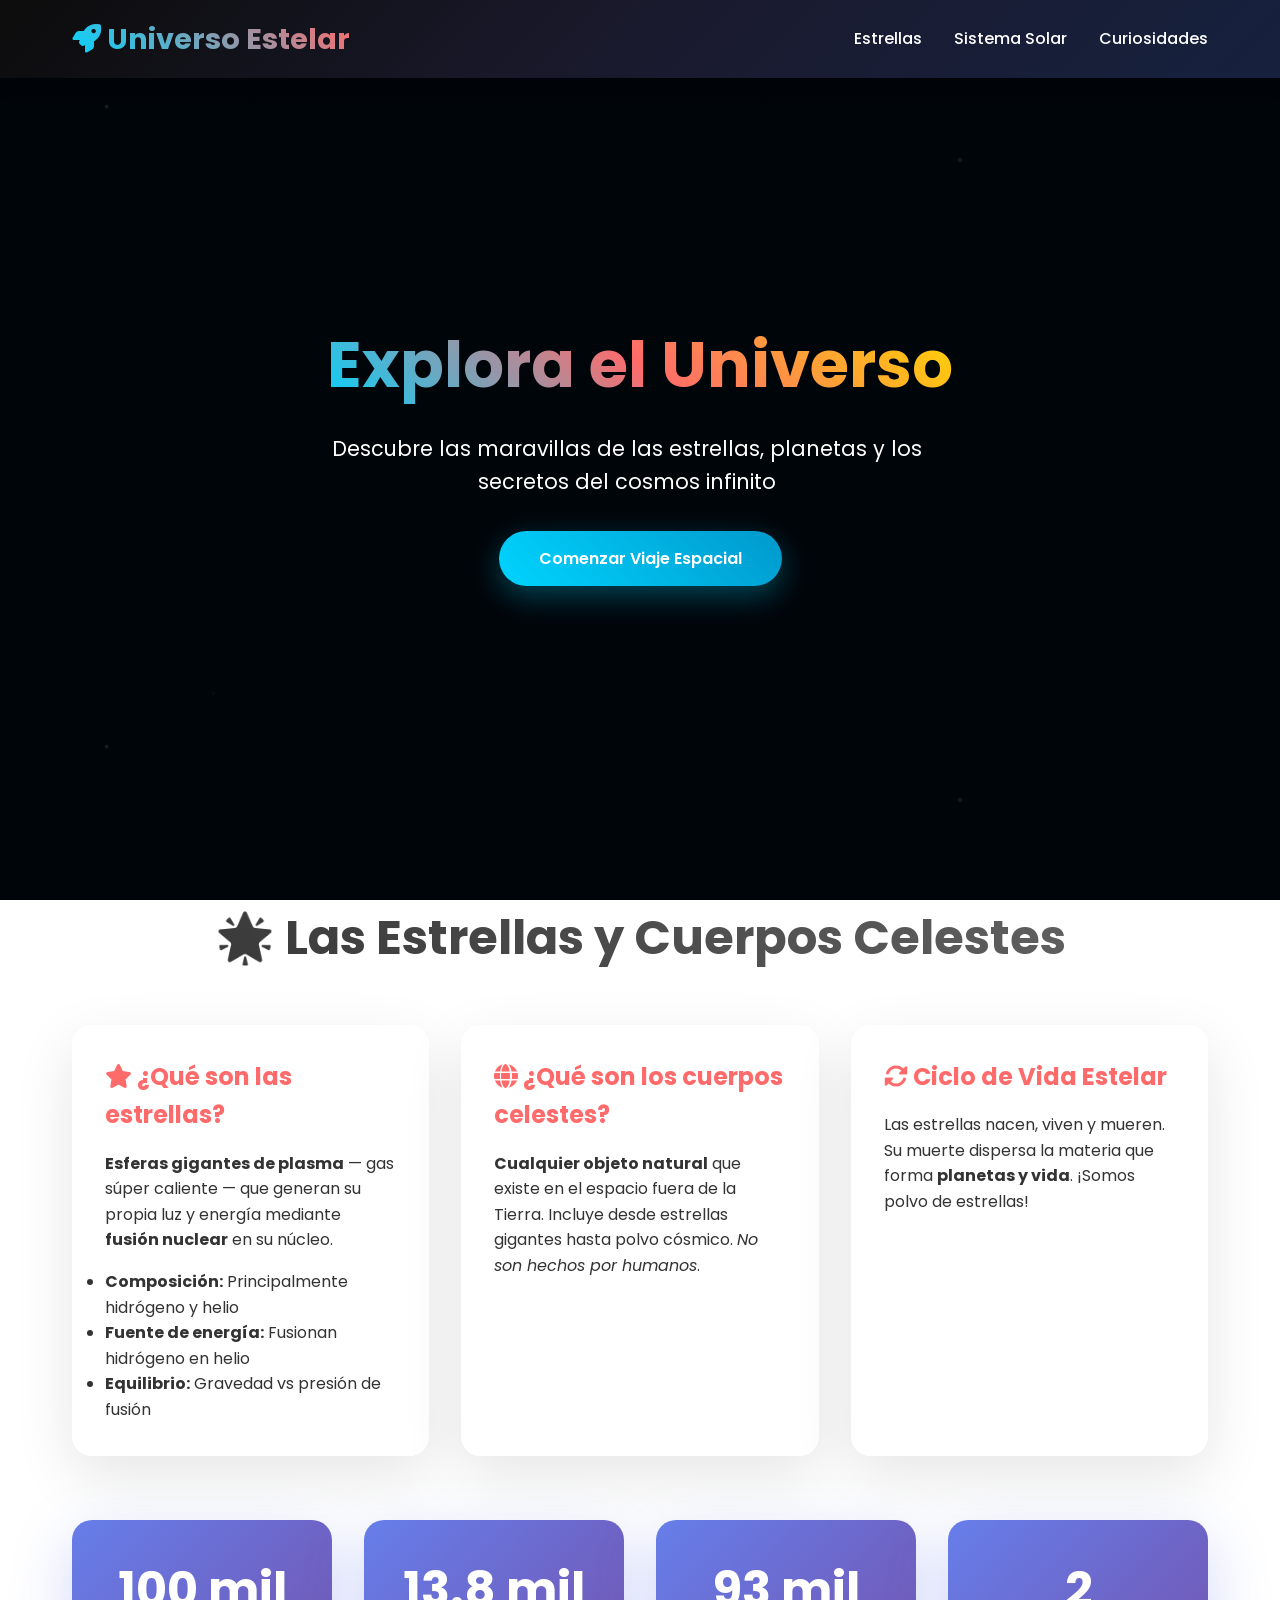
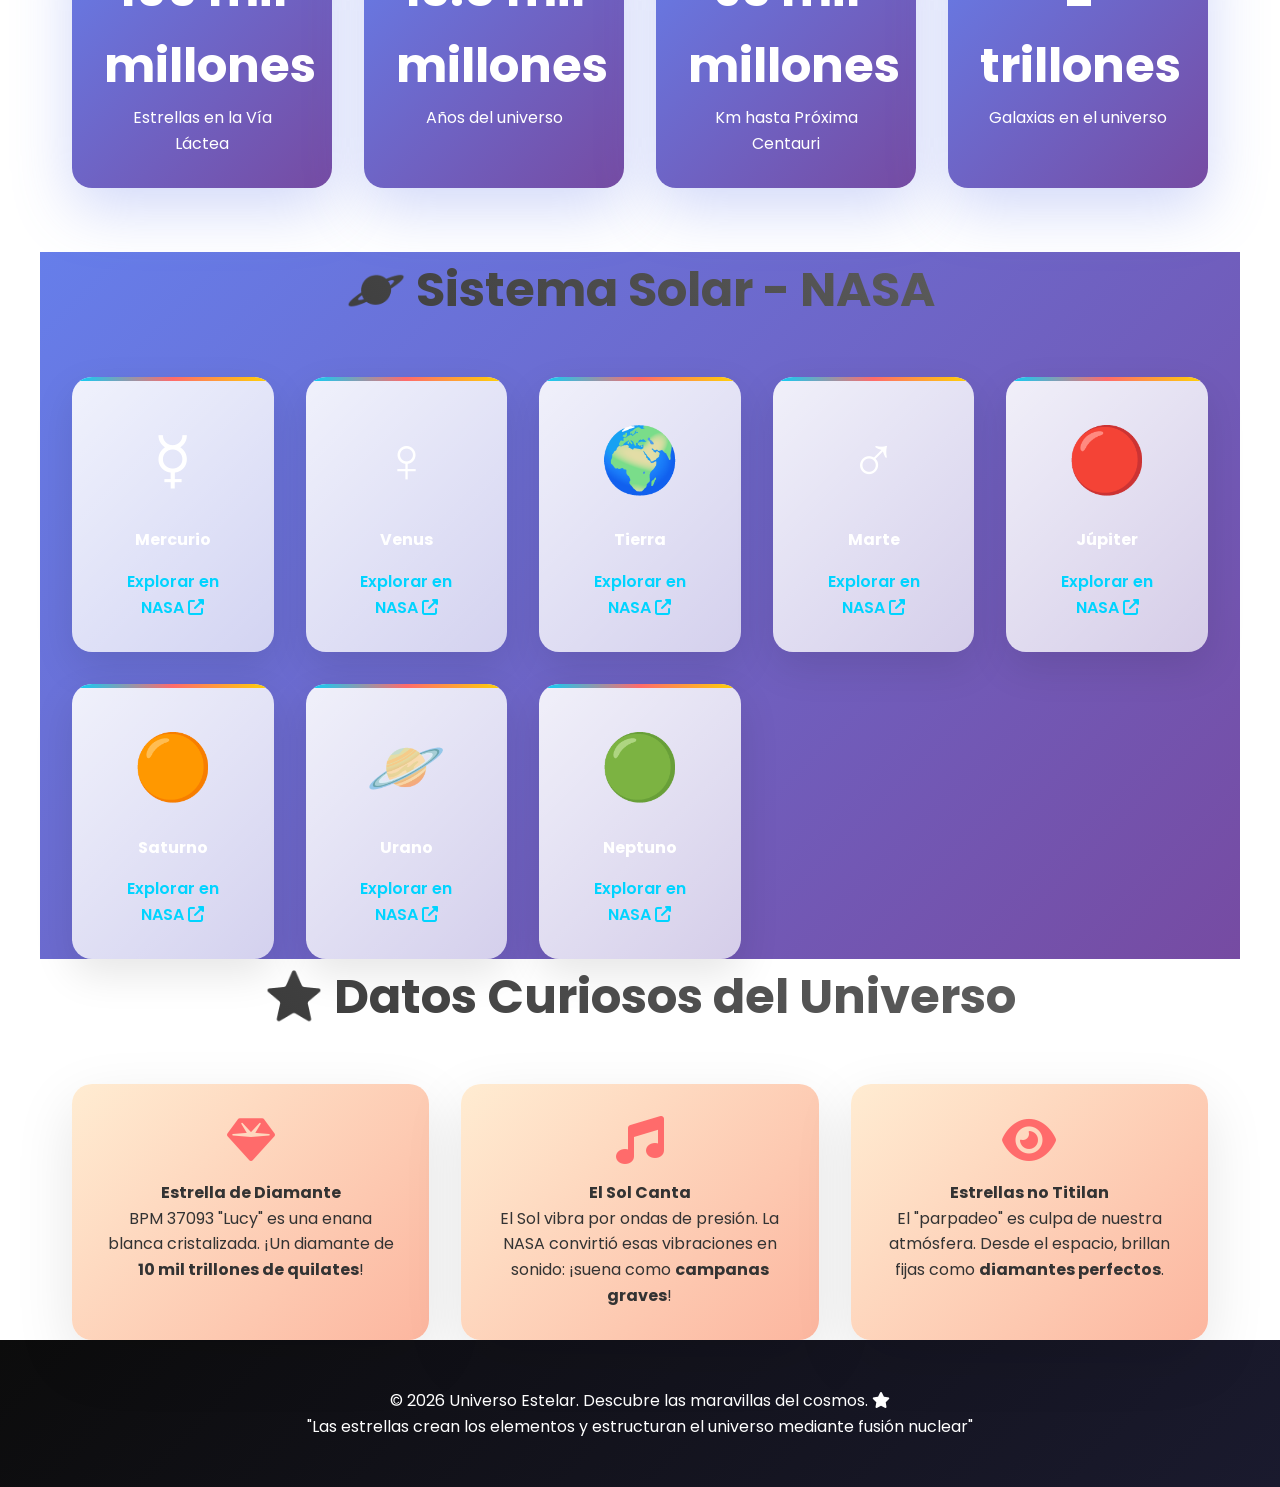
<file: index.html>
﻿<!DOCTYPE html>
<html lang="es">
<head>
    <meta charset="UTF-8">
    <meta name="viewport" content="width=device-width, initial-scale=1.0">
    <title>Universo Estelar - Sistema Solar y Estrellas</title>
    <link href="https://fonts.googleapis.com/css2?family=Poppins:wght@300;400;600;700&display=swap" rel="stylesheet">
    <link rel="stylesheet" href="https://cdnjs.cloudflare.com/ajax/libs/font-awesome/6.4.0/css/all.min.css">
    <link rel="stylesheet" href="assets/css/styles.css">
</head>
<body>
    <!-- Header -->
    <header>
        <nav>
            <div class="logo">
                <i class="fas fa-rocket"></i> Universo Estelar
            </div>
            <ul class="nav-links">
                <li><a href="#estrellas">Estrellas</a></li>
                <li><a href="#sistema-solar">Sistema Solar</a></li>
                <li><a href="#curiosidades">Curiosidades</a></li>
            </ul>
        </nav>
    </header>

    <!-- Hero Section -->
    <section class="hero" id="inicio">
        <div class="hero-content fade-in">
            <h1>Explora el Universo</h1>
            <p>Descubre las maravillas de las estrellas, planetas y los secretos del cosmos infinito</p>
            <a href="#estrellas" class="cta-button">Comenzar Viaje Espacial</a>
        </div>
    </section>

    <!-- Estrellas Section -->
    <section id="estrellas" class="container">
        <h2 class="fade-in">🌟 Las Estrellas y Cuerpos Celestes</h2>
        <div class="stars-grid">
            <div class="star-card fade-in">
                <h3><i class="fas fa-star"></i> ¿Qué son las estrellas?</h3>
                <p><strong>Esferas gigantes de plasma</strong> — gas súper caliente — que generan su propia luz y energía mediante <strong>fusión nuclear</strong> en su núcleo.</p>
                <ul class="star-details">
                    <li><strong>Composición:</strong> Principalmente hidrógeno y helio</li>
                    <li><strong>Fuente de energía:</strong> Fusionan hidrógeno en helio</li>
                    <li><strong>Equilibrio:</strong> Gravedad vs presión de fusión</li>
                </ul>
            </div>
            <div class="star-card fade-in">
                <h3><i class="fas fa-globe"></i> ¿Qué son los cuerpos celestes?</h3>
                <p><strong>Cualquier objeto natural</strong> que existe en el espacio fuera de la Tierra. Incluye desde estrellas gigantes hasta polvo cósmico. <em>No son hechos por humanos</em>.</p>
            </div>
            <div class="star-card fade-in">
                <h3><i class="fas fa-sync-alt"></i> Ciclo de Vida Estelar</h3>
                <p>Las estrellas nacen, viven y mueren. Su muerte dispersa la materia que forma <strong>planetas y vida</strong>. ¡Somos polvo de estrellas!</p>
            </div>
        </div>

        <!-- Stats -->
        <div class="stats">
            <div class="stat-item fade-in">
                <span class="stat-number">100 mil millones</span>
                <p>Estrellas en la Vía Láctea</p>
            </div>
            <div class="stat-item fade-in">
                <span class="stat-number">13.8 mil millones</span>
                <p>Años del universo</p>
            </div>
            <div class="stat-item fade-in">
                <span class="stat-number">93 mil millones</span>
                <p>Km hasta Próxima Centauri</p>
            </div>
            <div class="stat-item fade-in">
                <span class="stat-number">2 trillones</span>
                <p>Galaxias en el universo</p>
            </div>
        </div>
    </section>

    <!-- Sistema Solar -->
    <section id="sistema-solar" class="container solar-section">
        <h2 class="fade-in">🪐 Sistema Solar - NASA</h2>
        <div class="solar-system">
            <div class="planet-card fade-in">
                <div class="planet-icon">☿</div>
                <h4>Mercurio</h4>
                <a href="https://science.nasa.gov/mercury/" target="_blank" rel="noopener noreferrer">Explorar en NASA <i class="fas fa-external-link-alt"></i></a>
            </div>
            <div class="planet-card fade-in">
                <div class="planet-icon">♀️</div>
                <h4>Venus</h4>
                <a href="https://science.nasa.gov/venus/" target="_blank" rel="noopener noreferrer">Explorar en NASA <i class="fas fa-external-link-alt"></i></a>
            </div>
            <div class="planet-card fade-in">
                <div class="planet-icon">🌍</div>
                <h4>Tierra</h4>
                <a href="https://science.nasa.gov/earth/" target="_blank" rel="noopener noreferrer">Explorar en NASA <i class="fas fa-external-link-alt"></i></a>
            </div>
            <div class="planet-card fade-in">
                <div class="planet-icon">♂️</div>
                <h4>Marte</h4>
                <a href="https://science.nasa.gov/mars/" target="_blank" rel="noopener noreferrer">Explorar en NASA <i class="fas fa-external-link-alt"></i></a>
            </div>
            <div class="planet-card fade-in">
                <div class="planet-icon">🔴</div>
                <h4>Júpiter</h4>
                <a href="https://science.nasa.gov/jupiter/" target="_blank" rel="noopener noreferrer">Explorar en NASA <i class="fas fa-external-link-alt"></i></a>
            </div>
            <div class="planet-card fade-in">
                <div class="planet-icon">🟠</div>
                <h4>Saturno</h4>
                <a href="https://science.nasa.gov/saturn/" target="_blank" rel="noopener noreferrer">Explorar en NASA <i class="fas fa-external-link-alt"></i></a>
            </div>
            <div class="planet-card fade-in">
                <div class="planet-icon">🪐</div>
                <h4>Urano</h4>
                <a href="https://science.nasa.gov/uranus/" target="_blank" rel="noopener noreferrer">Explorar en NASA <i class="fas fa-external-link-alt"></i></a>
            </div>
            <div class="planet-card fade-in">
                <div class="planet-icon">🟢</div>
                <h4>Neptuno</h4>
                <a href="https://science.nasa.gov/neptune/" target="_blank" rel="noopener noreferrer">Explorar en NASA <i class="fas fa-external-link-alt"></i></a>
            </div>
        </div>
    </section>

    <!-- Curiosidades -->
    <section id="curiosidades" class="container">
        <h2 class="fade-in">⭐ Datos Curiosos del Universo</h2>
        <div class="curiosities">
            <div class="curiosity-item fade-in">
                <i class="fas fa-gem"></i>
                <h4>Estrella de Diamante</h4>
                <p>BPM 37093 "Lucy" es una enana blanca cristalizada. ¡Un diamante de <strong>10 mil trillones de quilates</strong>!</p>
            </div>
            <div class="curiosity-item fade-in">
                <i class="fas fa-music"></i>
                <h4>El Sol Canta</h4>
                <p>El Sol vibra por ondas de presión. La NASA convirtió esas vibraciones en sonido: ¡suena como <strong>campanas graves</strong>!</p>
            </div>
            <div class="curiosity-item fade-in">
                <i class="fas fa-eye"></i>
                <h4>Estrellas no Titilan</h4>
                <p>El "parpadeo" es culpa de nuestra atmósfera. Desde el espacio, brillan fijas como <strong>diamantes perfectos</strong>.</p>
            </div>
        </div>
    </section>

    <!-- Footer -->
    <footer>
        <div class="container">
            <p>&copy; 2026 Universo Estelar. Descubre las maravillas del cosmos. <i class="fas fa-star"></i></p>
            <p>"Las estrellas crean los elementos y estructuran el universo mediante fusión nuclear"</p>
        </div>
    </footer>
    <script src="assets/js/main.js"></script>
</body>
</html>
</file>
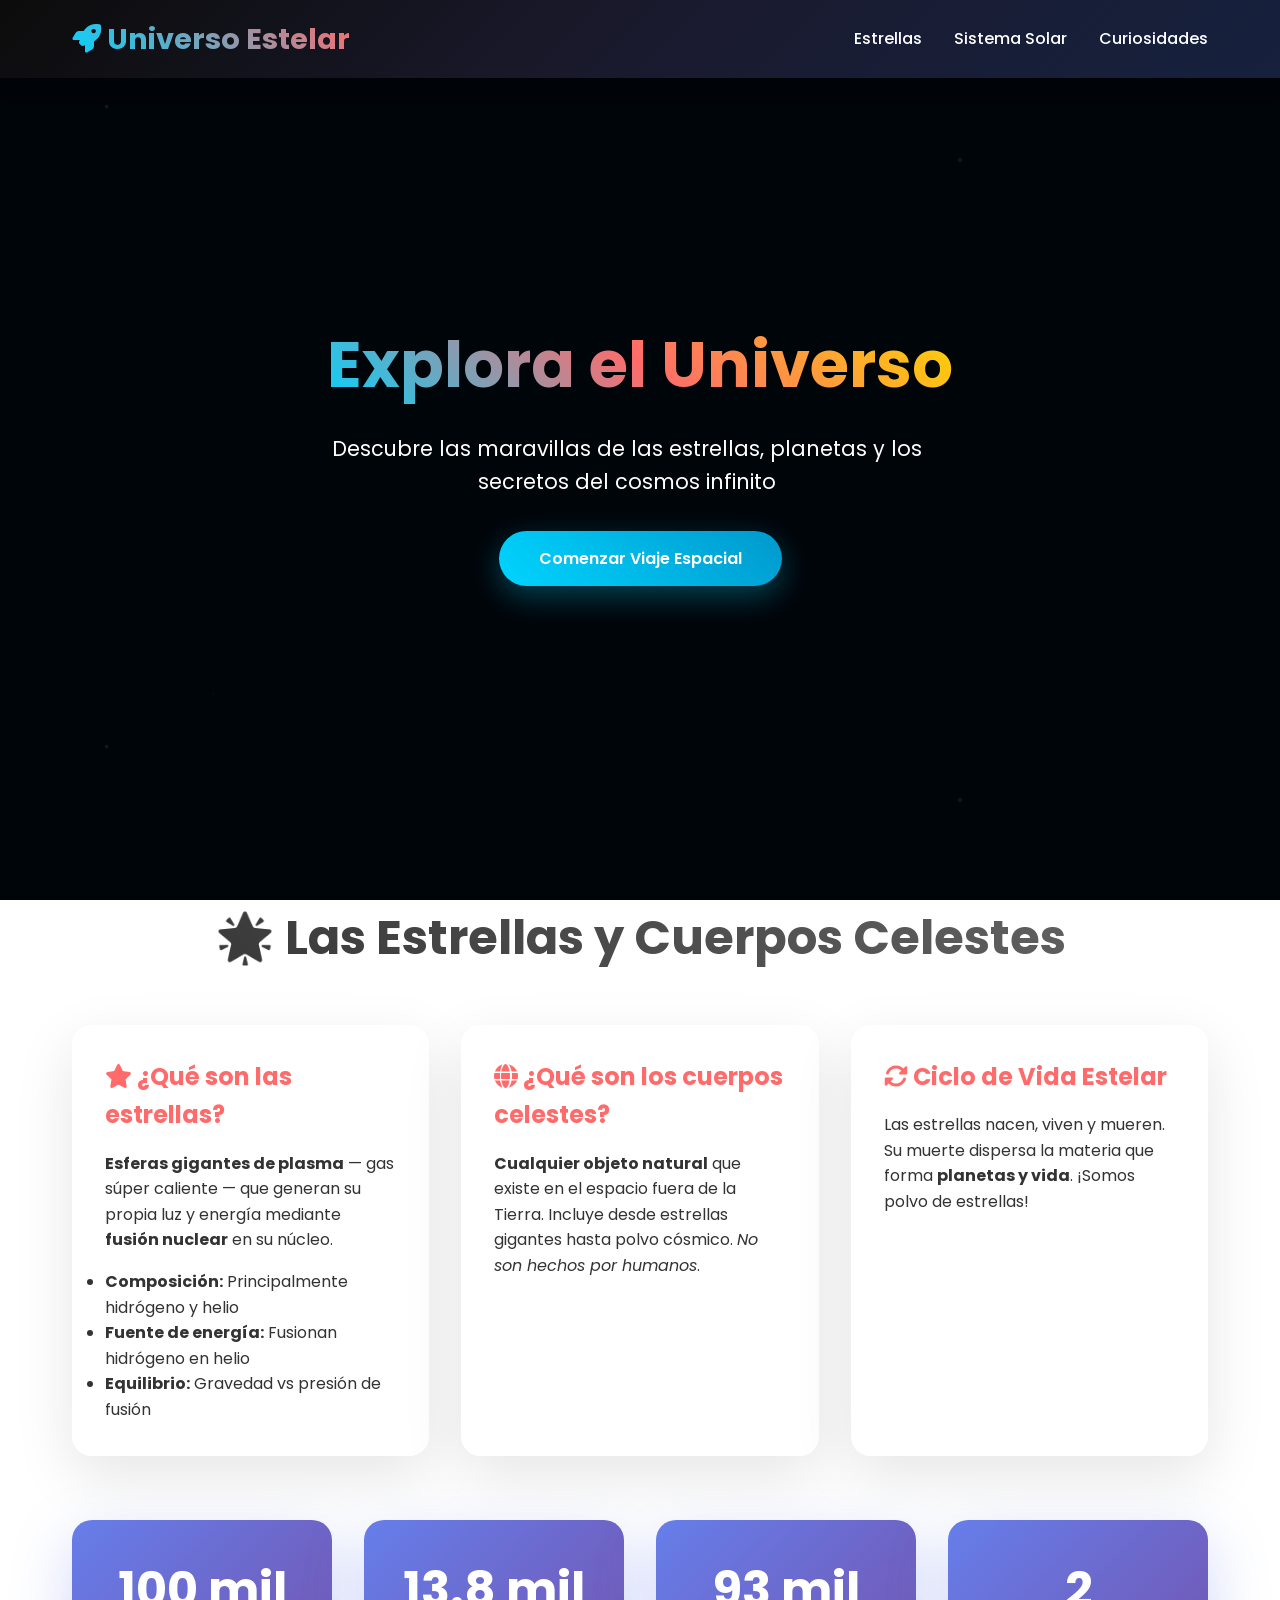
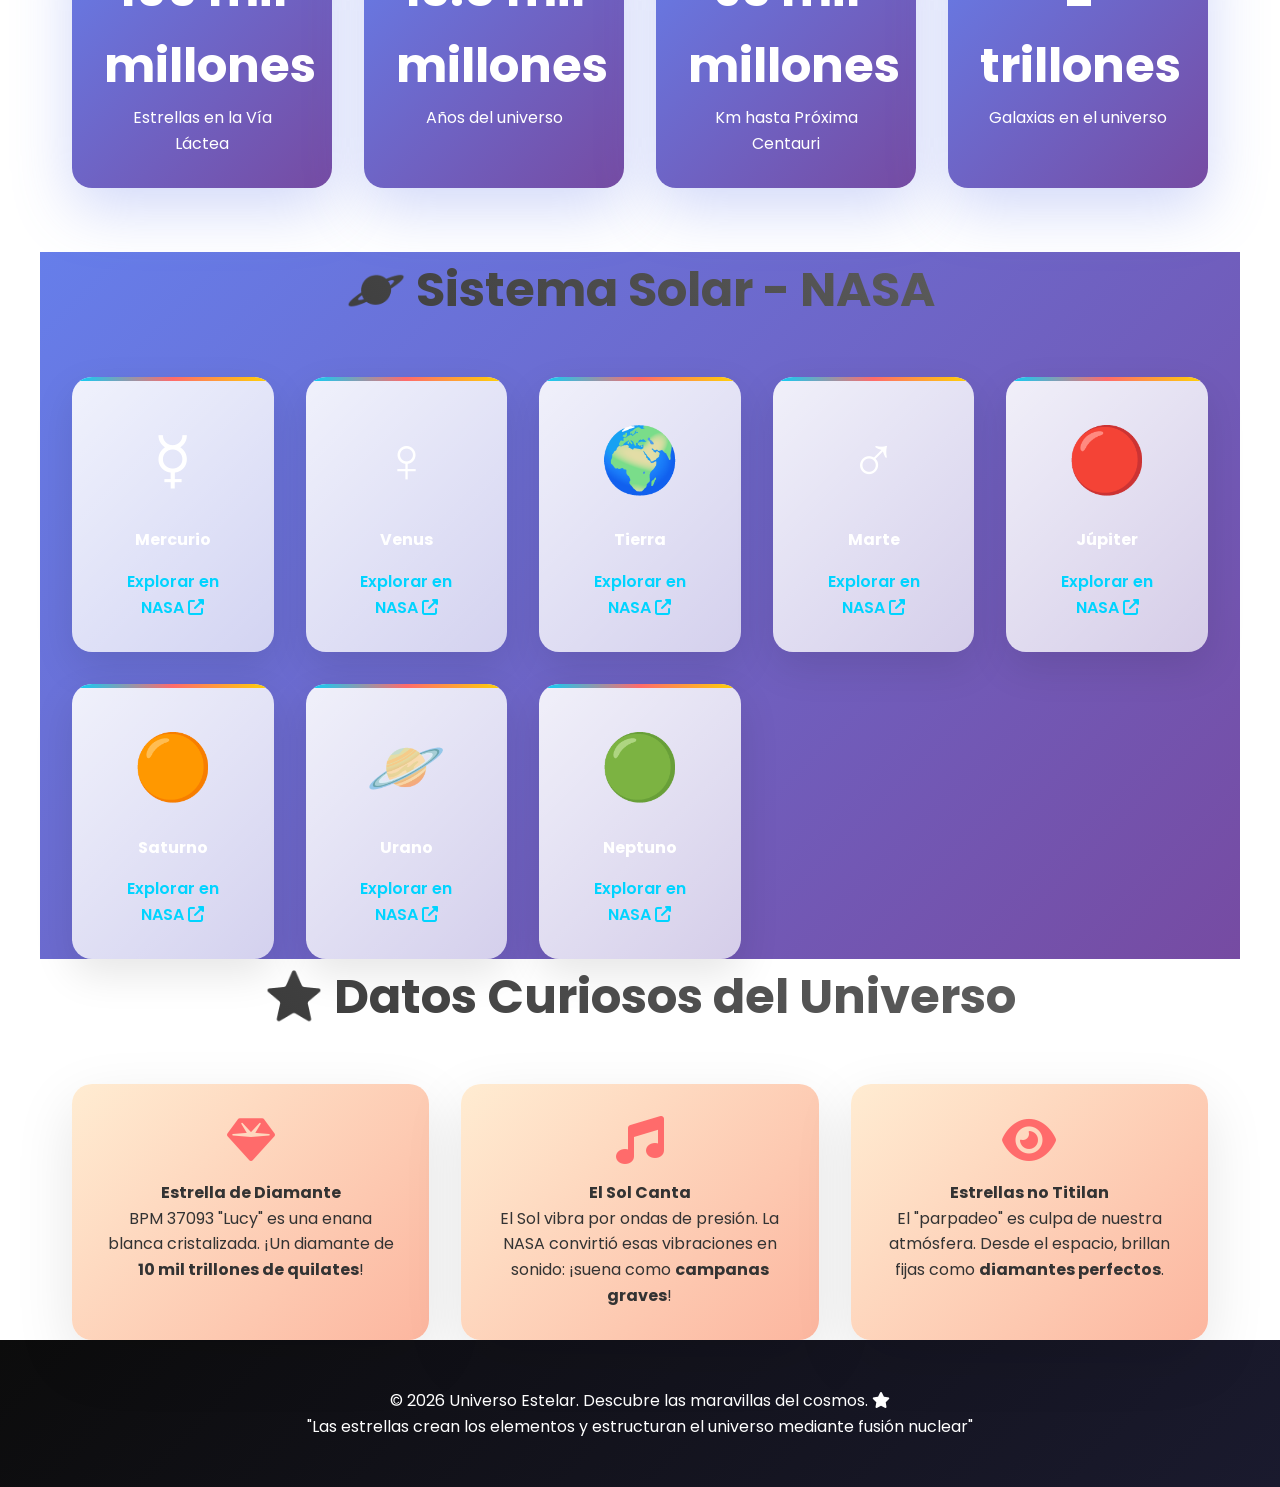
<file: blackbox-output-code-D5VRJ8QECH.html>
<!DOCTYPE html>
<html lang="es">
<head>
    <meta charset="UTF-8">
    <meta name="viewport" content="width=device-width, initial-scale=1.0">
    <title>Universo Estelar - Sistema Solar y Estrellas</title>
    <link href="https://fonts.googleapis.com/css2?family=Poppins:wght@300;400;600;700&display=swap" rel="stylesheet">
    <link rel="stylesheet" href="https://cdnjs.cloudflare.com/ajax/libs/font-awesome/6.4.0/css/all.min.css">
    <style>
        * {
            margin: 0;
            padding: 0;
            box-sizing: border-box;
        }

        body {
            font-family: 'Poppins', sans-serif;
            line-height: 1.6;
            color: #333;
            overflow-x: hidden;
        }

        /* Header */
        header {
            background: linear-gradient(135deg, #0c0c0c 0%, #1a1a2e 50%, #16213e 100%);
            color: white;
            padding: 1rem 0;
            position: fixed;
            width: 100%;
            top: 0;
            z-index: 1000;
            box-shadow: 0 2px 20px rgba(0,0,0,0.3);
        }

        nav {
            display: flex;
            justify-content: space-between;
            align-items: center;
            max-width: 1200px;
            margin: 0 auto;
            padding: 0 2rem;
        }

        .logo {
            font-size: 1.8rem;
            font-weight: 700;
            background: linear-gradient(45deg, #00d4ff, #ff6b6b);
            -webkit-background-clip: text;
            -webkit-text-fill-color: transparent;
        }

        .nav-links {
            display: flex;
            list-style: none;
            gap: 2rem;
        }

        .nav-links a {
            color: white;
            text-decoration: none;
            font-weight: 500;
            transition: all 0.3s ease;
            position: relative;
        }

        .nav-links a:hover {
            color: #00d4ff;
        }

        .nav-links a::after {
            content: '';
            position: absolute;
            width: 0;
            height: 2px;
            bottom: -5px;
            left: 0;
            background: linear-gradient(45deg, #00d4ff, #ff6b6b);
            transition: width 0.3s ease;
        }

        .nav-links a:hover::after {
            width: 100%;
        }

        /* Hero Section */
        .hero {
            background: linear-gradient(rgba(0,0,0,0.7), rgba(0,0,0,0.7)), url('data:image/svg+xml,<svg xmlns="http://www.w3.org/2000/svg" viewBox="0 0 1200 600"><defs><radialGradient id="star" cx="50%" cy="50%"><stop offset="0%" stop-color="%23ffffff" stop-opacity="0.8"/><stop offset="70%" stop-color="%23ffffff" stop-opacity="0.2"/></radialGradient></defs><rect width="1200" height="600" fill="%23001122"/><circle cx="100" cy="100" r="2" fill="url(%23star)"><animate attributeName="opacity" values="0.8;0.2;0.8" dur="2s" repeatCount="indefinite"/></circle><circle cx="200" cy="50" r="1.5" fill="url(%23star)"><animate attributeName="opacity" values="0.6;0.1;0.6" dur="3s" repeatCount="indefinite"/></circle><circle cx="900" cy="150" r="2.5" fill="url(%23star)"><animate attributeName="opacity" values="0.9;0.3;0.9" dur="2.5s" repeatCount="indefinite"/></circle></svg>');
            height: 100vh;
            display: flex;
            align-items: center;
            justify-content: center;
            text-align: center;
            color: white;
        }

        .hero-content h1 {
            font-size: 4rem;
            margin-bottom: 1rem;
            background: linear-gradient(45deg, #00d4ff, #ff6b6b, #ffd700);
            -webkit-background-clip: text;
            -webkit-text-fill-color: transparent;
            animation: glow 2s ease-in-out infinite alternate;
        }

        @keyframes glow {
            from { text-shadow: 0 0 20px #00d4ff; }
            to { text-shadow: 0 0 30px #ff6b6b; }
        }

        .hero-content p {
            font-size: 1.3rem;
            margin-bottom: 2rem;
            max-width: 600px;
        }

        .cta-button {
            display: inline-block;
            padding: 15px 40px;
            background: linear-gradient(45deg, #00d4ff, #0099cc);
            color: white;
            text-decoration: none;
            border-radius: 50px;
            font-weight: 600;
            transition: all 0.3s ease;
            box-shadow: 0 10px 30px rgba(0,212,255,0.3);
        }

        .cta-button:hover {
            transform: translateY(-3px);
            box-shadow: 0 15px 40px rgba(0,212,255,0.5);
        }

        /* Sections */
        .container {
            max-width: 1200px;
            margin: 0 auto;
            padding: 0 2rem;
        }

        section {
            padding: 100px 0;
        }

        h2 {
            font-size: 3rem;
            text-align: center;
            margin-bottom: 3rem;
            background: linear-gradient(45deg, #333, #666);
            -webkit-background-clip: text;
            -webkit-text-fill-color: transparent;
        }

        /* Stars Section */
        .stars-grid {
            display: grid;
            grid-template-columns: repeat(auto-fit, minmax(350px, 1fr));
            gap: 2rem;
            margin-bottom: 3rem;
        }

        .star-card {
            background: rgba(255,255,255,0.95);
            padding: 2rem;
            border-radius: 20px;
            box-shadow: 0 20px 60px rgba(0,0,0,0.1);
            transition: all 0.3s ease;
            border: 1px solid rgba(255,255,255,0.2);
        }

        .star-card:hover {
            transform: translateY(-10px);
            box-shadow: 0 30px 80px rgba(0,0,0,0.2);
        }

        .star-card h3 {
            color: #ff6b6b;
            margin-bottom: 1rem;
            font-size: 1.5rem;
        }

        /* Solar System */
        .solar-system {
            display: grid;
            grid-template-columns: repeat(auto-fit, minmax(200px, 1fr));
            gap: 2rem;
            margin-top: 3rem;
        }

        .planet-card {
            text-align: center;
            padding: 2rem;
            background: linear-gradient(135deg, rgba(255,255,255,0.9), rgba(255,255,255,0.7));
            border-radius: 20px;
            transition: all 0.3s ease;
            box-shadow: 0 15px 40px rgba(0,0,0,0.1);
            position: relative;
            overflow: hidden;
        }

        .planet-card::before {
            content: '';
            position: absolute;
            top: 0;
            left: 0;
            right: 0;
            height: 4px;
            background: linear-gradient(90deg, #00d4ff, #ff6b6b, #ffd700);
        }

        .planet-card:hover {
            transform: scale(1.05) rotate(2deg);
        }

        .planet-icon {
            font-size: 4rem;
            margin-bottom: 1rem;
            display: block;
        }

        .planet-card a {
            color: #00d4ff;
            text-decoration: none;
            font-weight: 600;
            display: block;
            margin-top: 1rem;
        }

        .planet-card a:hover {
            color: #ff6b6b;
        }

        /* Curiosities */
        .curiosities {
            display: grid;
            grid-template-columns: repeat(auto-fit, minmax(300px, 1fr));
            gap: 2rem;
        }

        .curiosity-item {
            background: linear-gradient(135deg, #ffecd2 0%, #fcb69f 100%);
            padding: 2rem;
            border-radius: 20px;
            text-align: center;
            box-shadow: 0 20px 60px rgba(0,0,0,0.1);
            transition: all 0.3s ease;
        }

        .curiosity-item:hover {
            transform: translateY(-5px);
        }

        .curiosity-item i {
            font-size: 3rem;
            color: #ff6b6b;
            margin-bottom: 1rem;
        }

        /* Stats Section */
        .stats {
            display: grid;
            grid-template-columns: repeat(auto-fit, minmax(200px, 1fr));
            gap: 2rem;
            margin: 4rem 0;
        }

        .stat-item {
            text-align: center;
            padding: 2rem;
            background: linear-gradient(135deg, #667eea 0%, #764ba2 100%);
            color: white;
            border-radius: 20px;
            box-shadow: 0 20px 60px rgba(102,126,234,0.3);
        }

        .stat-number {
            font-size: 3rem;
            font-weight: 700;
            display: block;
        }

        /* Footer */
        footer {
            background: linear-gradient(135deg, #0c0c0c 0%, #1a1a2e 100%);
            color: white;
            text-align: center;
            padding: 3rem 0;
        }

        /* Responsive */
        @media (max-width: 768px) {
            .nav-links {
                display: none;
            }
            
            .hero-content h1 {
                font-size: 2.5rem;
            }
            
            h2 {
                font-size: 2rem;
            }
        }

        /* Scroll animations */
        .fade-in {
            opacity: 0;
            transform: translateY(30px);
            transition: all 0.8s ease;
        }

        .fade-in.visible {
            opacity: 1;
            transform: translateY(0);
        }
    </style>
</head>
<body>
    <!-- Header -->
    <header>
        <nav>
            <div class="logo">
                <i class="fas fa-rocket"></i> Universo Estelar
            </div>
            <ul class="nav-links">
                <li><a href="#estrellas">Estrellas</a></li>
                <li><a href="#sistema-solar">Sistema Solar</a></li>
                <li><a href="#curiosidades">Curiosidades</a></li>
            </ul>
        </nav>
    </header>

    <!-- Hero Section -->
    <section class="hero" id="inicio">
        <div class="hero-content fade-in">
            <h1>Explora el Universo</h1>
            <p>Descubre las maravillas de las estrellas, planetas y los secretos del cosmos infinito</p>
            <a href="#estrellas" class="cta-button">Comenzar Viaje Espacial</a>
        </div>
    </section>

    <!-- Estrellas Section -->
    <section id="estrellas" class="container">
        <h2 class="fade-in">🌟 Las Estrellas y Cuerpos Celestes</h2>
        <div class="stars-grid">
            <div class="star-card fade-in">
                <h3><i class="fas fa-star"></i> ¿Qué son las estrellas?</h3>
                <p><strong>Esferas gigantes de plasma</strong> — gas súper caliente — que generan su propia luz y energía mediante <strong>fusión nuclear</strong> en su núcleo.</p>
                <ul style="margin-top: 1rem;">
                    <li><strong>Composición:</strong> Principalmente hidrógeno y helio</li>
                    <li><strong>Fuente de energía:</strong> Fusionan hidrógeno en helio</li>
                    <li><strong>Equilibrio:</strong> Gravedad vs presión de fusión</li>
                </ul>
            </div>
            <div class="star-card fade-in">
                <h3><i class="fas fa-globe"></i> ¿Qué son los cuerpos celestes?</h3>
                <p><strong>Cualquier objeto natural</strong> que existe en el espacio fuera de la Tierra. Incluye desde estrellas gigantes hasta polvo cósmico. <em>No son hechos por humanos</em>.</p>
            </div>
            <div class="star-card fade-in">
                <h3><i class="fas fa-sync-alt"></i> Ciclo de Vida Estelar</h3>
                <p>Las estrellas nacen, viven y mueren. Su muerte dispersa la materia que forma <strong>planetas y vida</strong>. ¡Somos polvo de estrellas!</p>
            </div>
        </div>

        <!-- Stats -->
        <div class="stats">
            <div class="stat-item fade-in">
                <span class="stat-number">100 mil millones</span>
                <p>Estrellas en la Vía Láctea</p>
            </div>
            <div class="stat-item fade-in">
                <span class="stat-number">13.8 mil millones</span>
                <p>Años del universo</p>
            </div>
            <div class="stat-item fade-in">
                <span class="stat-number">93 mil millones</span>
                <p>Km hasta Próxima Centauri</p>
            </div>
            <div class="stat-item fade-in">
                <span class="stat-number">2 trillones</span>
                <p>Galaxias en el universo</p>
            </div>
        </div>
    </section>

    <!-- Sistema Solar -->
    <section id="sistema-solar" class="container" style="background: linear-gradient(135deg, #667eea 0%, #764ba2 100%); color: white;">
        <h2 class="fade-in">🪐 Sistema Solar - NASA</h2>
        <div class="solar-system">
            <div class="planet-card fade-in">
                <div class="planet-icon">☿</div>
                <h4>Mercurio</h4>
                <a href="https://science.nasa.gov/mercury/" target="_blank">Explorar en NASA <i class="fas fa-external-link-alt"></i></a>
            </div>
            <div class="planet-card fade-in">
                <div class="planet-icon">♀️</div>
                <h4>Venus</h4>
                <a href="https://science.nasa.gov/venus/" target="_blank">Explorar en NASA <i class="fas fa-external-link-alt"></i></a>
            </div>
            <div class="planet-card fade-in">
                <div class="planet-icon">🌍</div>
                <h4>Tierra</h4>
                <a href="https://science.nasa.gov/earth/" target="_blank">Explorar en NASA <i class="fas fa-external-link-alt"></i></a>
            </div>
            <div class="planet-card fade-in">
                <div class="planet-icon">♂️</div>
                <h4>Marte</h4>
                <a href="https://science.nasa.gov/mars/" target="_blank">Explorar en NASA <i class="fas fa-external-link-alt"></i></a>
            </div>
            <div class="planet-card fade-in">
                <div class="planet-icon">🔴</div>
                <h4>Júpiter</h4>
                <a href="https://science.nasa.gov/jupiter/" target="_blank">Explorar en NASA <i class="fas fa-external-link-alt"></i></a>
            </div>
            <div class="planet-card fade-in">
                <div class="planet-icon">🟠</div>
                <h4>Saturno</h4>
                <a href="https://science.nasa.gov/saturn/" target="_blank">Explorar en NASA <i class="fas fa-external-link-alt"></i></a>
            </div>
            <div class="planet-card fade-in">
                <div class="planet-icon">🪐</div>
                <h4>Urano</h4>
                <a href="https://science.nasa.gov/uranus/" target="_blank">Explorar en NASA <i class="fas fa-external-link-alt"></i></a>
            </div>
            <div class="planet-card fade-in">
                <div class="planet-icon">🟢</div>
                <h4>Neptuno</h4>
                <a href="https://science.nasa.gov/neptune/" target="_blank">Explorar en NASA <i class="fas fa-external-link-alt"></i></a>
            </div>
        </div>
    </section>

    <!-- Curiosidades -->
    <section id="curiosidades" class="container">
        <h2 class="fade-in">⭐ Datos Curiosos del Universo</h2>
        <div class="curiosities">
            <div class="curiosity-item fade-in">
                <i class="fas fa-gem"></i>
                <h4>Estrella de Diamante</h4>
                <p>BPM 37093 "Lucy" es una enana blanca cristalizada. ¡Un diamante de <strong>10 mil trillones de quilates</strong>!</p>
            </div>
            <div class="curiosity-item fade-in">
                <i class="fas fa-music"></i>
                <h4>El Sol Canta</h4>
                <p>El Sol vibra por ondas de presión. La NASA convirtió esas vibraciones en sonido: ¡suena como <strong>campanas graves</strong>!</p>
            </div>
            <div class="curiosity-item fade-in">
                <i class="fas fa-eye"></i>
                <h4>Estrellas no Titilan</h4>
                <p>El "parpadeo" es culpa de nuestra atmósfera. Desde el espacio, brillan fijas como <strong>diamantes perfectos</strong>.</p>
            </div>
        </div>
    </section>

    <!-- Footer -->
    <footer>
        <div class="container">
            <p>&copy; 2026 Universo Estelar. Descubre las maravillas del cosmos. <i class="fas fa-star"></i></p>
            <p>"Las estrellas crean los elementos y estructuran el universo mediante fusión nuclear"</p>
        </div>
    </footer>

    <script>
        // Smooth scrolling
        document.querySelectorAll('a[href^="#"]').forEach(anchor => {
            anchor.addEventListener('click', function (e) {
                e.preventDefault();
                document.querySelector(this.getAttribute('href')).scrollIntoView({
                    behavior: 'smooth'
                });
            });
        });

        // Fade in animations
        const observerOptions = {
            threshold: 0.1,
            rootMargin: '0px 0px -50px 0px'
        };

        const observer = new IntersectionObserver(function(entries) {
            entries.forEach(entry => {
                if (entry.isIntersecting) {
                    entry.target.classList.add('visible');
                }
            });
        }, observerOptions);

        document.querySelectorAll('.fade-in').forEach(el => {
            observer.observe(el);
        });

        // Parallax effect for hero
        window.addEventListener('scroll', () => {
            const scrolled = window.pageYOffset;
            const hero = document.querySelector('.hero');
            if (hero) {
                hero.style.transform = `translateY(${scrolled * 0.5}px)`;
            }
        });
    </script>
</body>
</html>
</file>
<file: assets/css/styles.css>
﻿* {
            margin: 0;
            padding: 0;
            box-sizing: border-box;
        }

        body {
            font-family: 'Poppins', sans-serif;
            line-height: 1.6;
            color: #333;
            overflow-x: hidden;
        }

        /* Header */
        header {
            background: linear-gradient(135deg, #0c0c0c 0%, #1a1a2e 50%, #16213e 100%);
            color: white;
            padding: 1rem 0;
            position: fixed;
            width: 100%;
            top: 0;
            z-index: 1000;
            box-shadow: 0 2px 20px rgba(0,0,0,0.3);
        }

        nav {
            display: flex;
            justify-content: space-between;
            align-items: center;
            max-width: 1200px;
            margin: 0 auto;
            padding: 0 2rem;
        }

        .logo {
            font-size: 1.8rem;
            font-weight: 700;
            background: linear-gradient(45deg, #00d4ff, #ff6b6b);
            -webkit-background-clip: text;
            -webkit-text-fill-color: transparent;
        }

        .nav-links {
            display: flex;
            list-style: none;
            gap: 2rem;
        }

        .nav-links a {
            color: white;
            text-decoration: none;
            font-weight: 500;
            transition: all 0.3s ease;
            position: relative;
        }

        .nav-links a:hover {
            color: #00d4ff;
        }

        .nav-links a::after {
            content: '';
            position: absolute;
            width: 0;
            height: 2px;
            bottom: -5px;
            left: 0;
            background: linear-gradient(45deg, #00d4ff, #ff6b6b);
            transition: width 0.3s ease;
        }

        .nav-links a:hover::after {
            width: 100%;
        }

        /* Hero Section */
        .hero {
            background: linear-gradient(rgba(0,0,0,0.7), rgba(0,0,0,0.7)), url('data:image/svg+xml,<svg xmlns="http://www.w3.org/2000/svg" viewBox="0 0 1200 600"><defs><radialGradient id="star" cx="50%" cy="50%"><stop offset="0%" stop-color="%23ffffff" stop-opacity="0.8"/><stop offset="70%" stop-color="%23ffffff" stop-opacity="0.2"/></radialGradient></defs><rect width="1200" height="600" fill="%23001122"/><circle cx="100" cy="100" r="2" fill="url(%23star)"><animate attributeName="opacity" values="0.8;0.2;0.8" dur="2s" repeatCount="indefinite"/></circle><circle cx="200" cy="50" r="1.5" fill="url(%23star)"><animate attributeName="opacity" values="0.6;0.1;0.6" dur="3s" repeatCount="indefinite"/></circle><circle cx="900" cy="150" r="2.5" fill="url(%23star)"><animate attributeName="opacity" values="0.9;0.3;0.9" dur="2.5s" repeatCount="indefinite"/></circle></svg>');
            height: 100vh;
            display: flex;
            align-items: center;
            justify-content: center;
            text-align: center;
            color: white;
        }

        .hero-content h1 {
            font-size: 4rem;
            margin-bottom: 1rem;
            background: linear-gradient(45deg, #00d4ff, #ff6b6b, #ffd700);
            -webkit-background-clip: text;
            -webkit-text-fill-color: transparent;
            animation: glow 2s ease-in-out infinite alternate;
        }

        @keyframes glow {
            from { text-shadow: 0 0 20px #00d4ff; }
            to { text-shadow: 0 0 30px #ff6b6b; }
        }

        .hero-content p {
            font-size: 1.3rem;
            margin-bottom: 2rem;
            max-width: 600px;
        }

        .cta-button {
            display: inline-block;
            padding: 15px 40px;
            background: linear-gradient(45deg, #00d4ff, #0099cc);
            color: white;
            text-decoration: none;
            border-radius: 50px;
            font-weight: 600;
            transition: all 0.3s ease;
            box-shadow: 0 10px 30px rgba(0,212,255,0.3);
        }

        .cta-button:hover {
            transform: translateY(-3px);
            box-shadow: 0 15px 40px rgba(0,212,255,0.5);
        }

        /* Sections */
        .container {
            max-width: 1200px;
            margin: 0 auto;
            padding: 0 2rem;
        }

        section {
            padding: 100px 0;
        }

        h2 {
            font-size: 3rem;
            text-align: center;
            margin-bottom: 3rem;
            background: linear-gradient(45deg, #333, #666);
            -webkit-background-clip: text;
            -webkit-text-fill-color: transparent;
        }

        /* Stars Section */
        .stars-grid {
            display: grid;
            grid-template-columns: repeat(auto-fit, minmax(350px, 1fr));
            gap: 2rem;
            margin-bottom: 3rem;
        }

        .star-card {
            background: rgba(255,255,255,0.95);
            padding: 2rem;
            border-radius: 20px;
            box-shadow: 0 20px 60px rgba(0,0,0,0.1);
            transition: all 0.3s ease;
            border: 1px solid rgba(255,255,255,0.2);
        }

        .star-card:hover {
            transform: translateY(-10px);
            box-shadow: 0 30px 80px rgba(0,0,0,0.2);
        }

        .star-card h3 {
            color: #ff6b6b;
            margin-bottom: 1rem;
            font-size: 1.5rem;
        }

        /* Solar System */
        .solar-section {
            background: linear-gradient(135deg, #667eea 0%, #764ba2 100%);
            color: white;
        }

        .solar-system {
            display: grid;
            grid-template-columns: repeat(auto-fit, minmax(200px, 1fr));
            gap: 2rem;
            margin-top: 3rem;
        }

        .planet-card {
            text-align: center;
            padding: 2rem;
            background: linear-gradient(135deg, rgba(255,255,255,0.9), rgba(255,255,255,0.7));
            border-radius: 20px;
            transition: all 0.3s ease;
            box-shadow: 0 15px 40px rgba(0,0,0,0.1);
            position: relative;
            overflow: hidden;
        }

        .planet-card::before {
            content: '';
            position: absolute;
            top: 0;
            left: 0;
            right: 0;
            height: 4px;
            background: linear-gradient(90deg, #00d4ff, #ff6b6b, #ffd700);
        }

        .planet-card:hover {
            transform: scale(1.05) rotate(2deg);
        }

        .planet-icon {
            font-size: 4rem;
            margin-bottom: 1rem;
            display: block;
        }

        .planet-card a {
            color: #00d4ff;
            text-decoration: none;
            font-weight: 600;
            display: block;
            margin-top: 1rem;
        }

        .planet-card a:hover {
            color: #ff6b6b;
        }

        /* Curiosities */
        .curiosities {
            display: grid;
            grid-template-columns: repeat(auto-fit, minmax(300px, 1fr));
            gap: 2rem;
        }

        .curiosity-item {
            background: linear-gradient(135deg, #ffecd2 0%, #fcb69f 100%);
            padding: 2rem;
            border-radius: 20px;
            text-align: center;
            box-shadow: 0 20px 60px rgba(0,0,0,0.1);
            transition: all 0.3s ease;
        }

        .curiosity-item:hover {
            transform: translateY(-5px);
        }

        .curiosity-item i {
            font-size: 3rem;
            color: #ff6b6b;
            margin-bottom: 1rem;
        }

        /* Stats Section */
        .stats {
            display: grid;
            grid-template-columns: repeat(auto-fit, minmax(200px, 1fr));
            gap: 2rem;
            margin: 4rem 0;
        }

        .stat-item {
            text-align: center;
            padding: 2rem;
            background: linear-gradient(135deg, #667eea 0%, #764ba2 100%);
            color: white;
            border-radius: 20px;
            box-shadow: 0 20px 60px rgba(102,126,234,0.3);
        }

        .stat-number {
            font-size: 3rem;
            font-weight: 700;
            display: block;
        }

        /* Footer */
        footer {
            background: linear-gradient(135deg, #0c0c0c 0%, #1a1a2e 100%);
            color: white;
            text-align: center;
            padding: 3rem 0;
        }

        /* Responsive */
        @media (max-width: 768px) {
            .nav-links {
                display: none;
            }
            
            .hero-content h1 {
                font-size: 2.5rem;
            }
            
            h2 {
                font-size: 2rem;
            }
        }

        /* Scroll animations */
        .fade-in {
            opacity: 0;
            transform: translateY(30px);
            transition: all 0.8s ease;
        }

        .fade-in.visible {
            opacity: 1;
            transform: translateY(0);
        }

.star-details {
    margin-top: 1rem;
}
</file>
